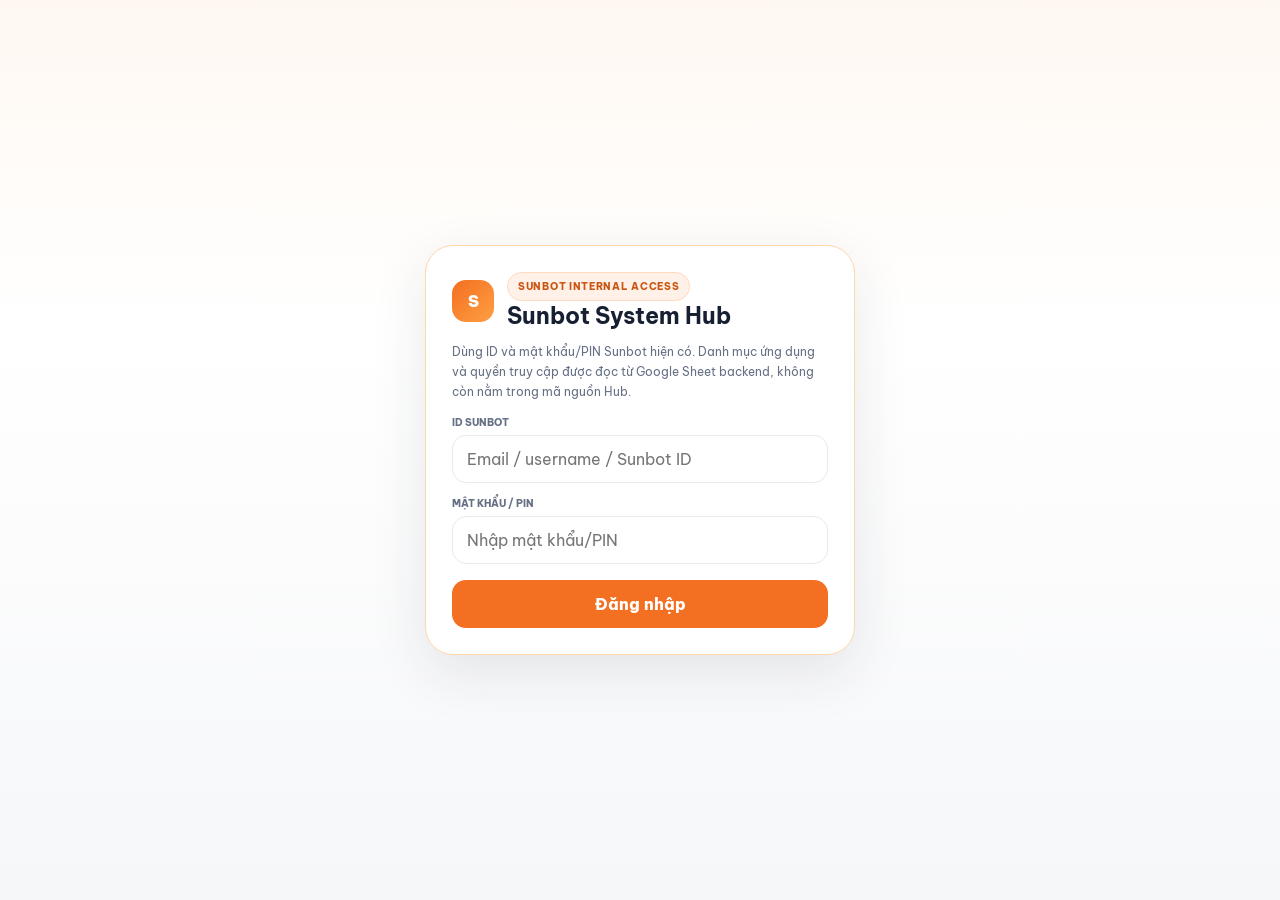
<file: index.html>
<!doctype html>
<html lang="vi">
<head>
<meta charset="utf-8"><meta name="viewport" content="width=device-width,initial-scale=1,viewport-fit=cover"><meta name="theme-color" content="#f36f21">
<title>Sunbot System Hub</title>
<link rel="preconnect" href="https://fonts.googleapis.com"><link rel="preconnect" href="https://fonts.gstatic.com" crossorigin><link href="https://fonts.googleapis.com/css2?family=Be+Vietnam+Pro:wght@400;500;600;700;800&display=swap" rel="stylesheet">
<style>
:root{--o:#f36f21;--o2:#ff9f43;--ink:#172033;--muted:#667085;--line:#e7e9ee;--soft:#f7f8fa;--green:#138a5b;--red:#b42318;--shadow:0 18px 55px rgba(30,38,50,.10)}*{box-sizing:border-box}body{margin:0;font-family:"Be Vietnam Pro",system-ui,sans-serif;background:linear-gradient(180deg,#fff8f2,#fff 330px,#f6f7f9);color:var(--ink);min-height:100vh}button,input{font:inherit}button{cursor:pointer}.hidden{display:none!important}.wrap{width:min(1220px,calc(100% - 32px));margin:auto}.top{display:flex;align-items:center;justify-content:space-between;padding:20px 0}.brand{display:flex;align-items:center;gap:11px;font-weight:800}.mark{width:42px;height:42px;border-radius:14px;background:linear-gradient(135deg,var(--o),var(--o2));display:grid;place-items:center;color:#fff;font-weight:900}.brand small{display:block;color:var(--muted);font-size:10px;margin-top:2px}.user{display:flex;align-items:center;gap:10px}.usertext{text-align:right}.usertext b{display:block;font-size:13px}.usertext span{display:block;color:var(--muted);font-size:10px}.btn{border:1px solid var(--line);background:#fff;border-radius:12px;padding:9px 12px;font-weight:700;font-size:12px}.btn:hover{border-color:#fdba74}.btn:disabled{opacity:.55;cursor:wait}.hero{background:#fff;border:1px solid #fed7aa;border-radius:28px;padding:34px;box-shadow:var(--shadow);position:relative;overflow:hidden}.hero:after{content:"";position:absolute;width:360px;height:360px;border-radius:50%;right:-130px;top:-190px;background:radial-gradient(circle,#ffb57e,transparent 70%);opacity:.35}.eyebrow{display:inline-flex;background:#fff1e8;color:#c95713;border:1px solid #ffd8c0;padding:7px 10px;border-radius:999px;font-size:10px;font-weight:800;letter-spacing:.07em}.hero h1{font-size:clamp(30px,4.5vw,52px);line-height:1.08;margin:18px 0 10px;letter-spacing:-.04em}.hero h1 span{color:var(--o)}.hero p{max-width:790px;color:var(--muted);font-size:14px;line-height:1.7;margin:0}.hero-meta{display:flex;gap:8px;flex-wrap:wrap;margin-top:20px}.pill{background:var(--soft);border:1px solid var(--line);padding:7px 10px;border-radius:999px;font-size:10px;font-weight:700;color:#475467}.pill.ok{background:#ecfdf3;color:#027a48;border-color:#abefc6}.toolbar{display:flex;gap:10px;margin:24px 0 17px;align-items:center}.search{flex:1;background:#fff;border:1px solid var(--line);border-radius:14px;padding:0 14px}.search input{width:100%;height:44px;border:0;outline:0;background:transparent}.section-head{display:flex;justify-content:space-between;align-items:end;margin:24px 0 14px}.section-head h2{margin:0 0 4px;font-size:22px}.section-head p{margin:0;color:var(--muted);font-size:11px}.count{color:var(--muted);font-size:11px}.grid{display:grid;grid-template-columns:repeat(3,1fr);gap:14px}.card{background:#fff;border:1px solid var(--line);border-radius:20px;padding:19px;display:flex;flex-direction:column;min-height:238px;box-shadow:0 6px 22px rgba(23,32,51,.04)}.card:hover{border-color:#fdba74;transform:translateY(-2px);transition:.18s}.card-top{display:flex;justify-content:space-between;gap:10px}.icon{width:43px;height:43px;border-radius:13px;background:#fff3ea;color:var(--o);display:grid;place-items:center;font-size:21px}.status{font-size:9px;padding:5px 7px;border-radius:999px;background:#ecfdf3;color:#027a48;font-weight:800}.card h3{font-size:16px;margin:15px 0 6px}.card p{font-size:11px;color:var(--muted);line-height:1.6;margin:0 0 12px}.chips{display:flex;gap:6px;flex-wrap:wrap;margin-top:auto}.chip{font-size:9px;background:var(--soft);padding:5px 7px;border-radius:7px;color:#667085;font-weight:700}.open{margin-top:14px;border:0;background:var(--ink);color:#fff;border-radius:11px;padding:10px 12px;font-size:11px;font-weight:800}.open:hover{background:var(--o)}.login-shell{min-height:100vh;display:grid;place-items:center;padding:24px}.login{width:min(430px,100%);background:#fff;border:1px solid #fed7aa;border-radius:28px;padding:26px;box-shadow:var(--shadow)}.login-head{display:flex;gap:13px;align-items:center}.login h1{font-size:23px;margin:0}.login p{font-size:12px;color:var(--muted);line-height:1.65}.field{margin-top:14px}.field label{display:block;font-size:10px;font-weight:800;color:#667085;text-transform:uppercase}.field input{width:100%;height:48px;border:1px solid var(--line);border-radius:14px;padding:0 14px;outline:0;margin-top:6px}.field input:focus{border-color:#fb923c}.loginbtn{width:100%;height:48px;border:0;background:var(--o);color:#fff;border-radius:14px;font-weight:800;margin-top:16px}.err,.warn{margin-top:12px;padding:10px 12px;border-radius:12px;font-size:11px;line-height:1.55}.err{background:#fef3f2;color:var(--red)}.warn{background:#fffaeb;color:#b54708;border:1px solid #fedf89}.footnote{text-align:center;color:#98a2b3;font-size:10px;margin:26px 0 36px}@media(max-width:900px){.grid{grid-template-columns:repeat(2,1fr)}}@media(max-width:620px){.wrap{width:min(100% - 22px,1220px)}.top{padding:12px 0}.usertext{display:none}.hero{padding:25px 20px;border-radius:23px}.hero h1{font-size:34px}.toolbar{display:block}.search{margin-bottom:8px}.grid{grid-template-columns:1fr}.card{min-height:210px}}
</style>
</head>
<body>
<div id="loginView" class="login-shell hidden"><div class="login"><div class="login-head"><div class="mark">S</div><div><div class="eyebrow">SUNBOT INTERNAL ACCESS</div><h1>Sunbot System Hub</h1></div></div><p>Dùng ID và mật khẩu/PIN Sunbot hiện có. Danh mục ứng dụng và quyền truy cập được đọc từ Google Sheet backend, không còn nằm trong mã nguồn Hub.</p><div class="field"><label>ID Sunbot</label><input id="loginId" autocomplete="username" placeholder="Email / username / Sunbot ID"></div><div class="field"><label>Mật khẩu / PIN</label><input id="loginPass" type="password" autocomplete="current-password" placeholder="Nhập mật khẩu/PIN"></div><button id="loginBtn" class="loginbtn">Đăng nhập</button><div id="loginErr" class="err hidden"></div></div></div>
<div id="hubView" class="hidden"><header class="wrap top"><div class="brand"><div class="mark">S</div><div>Sunbot System Hub<small>Quyền ứng dụng từ Google Sheet</small></div></div><div class="user"><div class="usertext"><b id="userName">Sunbot User</b><span id="userLine"></span></div><button id="logoutBtn" class="btn">Đăng xuất</button></div></header><main class="wrap"><section class="hero"><span class="eyebrow">● SUNBOT SYSTEM HUB</span><h1>Một tài khoản.<br><span>Đúng ứng dụng được cấp quyền.</span></h1><p>Hub là cổng truy cập. Danh mục ứng dụng được quản trị tại <b>HUB_UNG_DUNG</b>, ma trận cấp/bỏ quyền tại <b>HUB_QUYEN</b> trong <b>SUNBOT_OPS_DATABASE</b>. SUNBOT OPS vẫn mở bằng đường đăng nhập riêng như trước; Hub không truyền phiên đăng nhập sang OPS.</p><div class="hero-meta"><span class="pill ok">✓ Đã đăng nhập Hub</span><span class="pill" id="identityPill"></span><span class="pill" id="accessSourcePill">Quyền: đang tải</span></div></section><div id="configWarn" class="warn hidden"></div><div class="toolbar"><label class="search"><input id="search" type="search" placeholder="Tìm ứng dụng hoặc công cụ..."></label><button class="btn" id="reloadBtn">Tải lại quyền</button><button class="btn" id="showAllBtn">Ứng dụng của tôi</button></div><div class="section-head"><div><h2>Ứng dụng của tôi</h2><p>Mỗi lần mở Hub hoặc bấm “Tải lại quyền”, danh sách được đọc lại từ backend.</p></div><span class="count" id="count"></span></div><section id="grid" class="grid"></section><div class="footnote">Sunbot System Hub · HUB_UNG_DUNG + HUB_QUYEN · 08.08.2026</div></main></div>
<script>
const TRAINING_BACKEND='https://script.google.com/macros/s/AKfycbz6U054D9DYh02IEYU9oD9ssDgdxY2XjZz9gsmmW-TG2SnpqhMm1ZHhZQhA3J12DfWd/exec';
const ACCESS_BACKEND='https://script.google.com/macros/s/AKfycbw32BGSXwFVOpRCknx5hn8-k2m5ZXox26_y2mnZKVWL0JKHCv_Qtly5JiY0FS9e87kU/exec';
const SESSION_KEY='sunbot_access_session_v3';
const OLD_SESSION_KEYS=['sunbot_access_session_v1','sunbot_access_session_v2'];
let session=null,apps=[],accessIdentity=null,accessError='',loadingAccess=false;
const $=id=>document.getElementById(id),norm=v=>String(v||'').trim();
function postText(url,payload){return fetch(url,{method:'POST',headers:{'Content-Type':'text/plain;charset=utf-8'},body:JSON.stringify(payload)}).then(async r=>{const t=await r.text();try{return JSON.parse(t)}catch(e){throw new Error(t||'Backend không trả JSON')}})}
function localIdentity(){const s=session||{},u=s.user||{},p=s.profile||{};const uid=norm(p.TeacherID||p.teacher_id||u.TeacherID||u.teacher_id||u.UserID||u.user_id||u.Username||u.username||u.Email||u.email).toUpperCase();const name=norm(p.FullName||p.display_name||u.FullName||u.display_name||u.ho_ten||u.Username||u.username||uid);const role=norm(u.PermissionGroupID||u.permissionGroupId||u.role_id||u.Role||u.role);return{uid,name,role}}
function identity(){if(accessIdentity&&accessIdentity.uid)return{uid:accessIdentity.uid,name:accessIdentity.name||accessIdentity.uid,role:(accessIdentity.roles||[]).join(' · ')};return localIdentity()}
async function loadHubAccess(){if(!session?.token){apps=[];accessIdentity=null;accessError='';return}loadingAccess=true;accessError='';apps=[];renderCards();try{const r=await postText(ACCESS_BACKEND,{action:'hubPermissions',token:session.token});if(!r||!r.ok)throw new Error(r?.message||'Không tải được quyền ứng dụng.');apps=Array.isArray(r.apps)?r.apps:[];accessIdentity=r.identity||null}catch(err){apps=[];accessIdentity=null;accessError=err?.message||String(err)}finally{loadingAccess=false;renderUser();renderCards()}}
async function login(){const username=norm($('loginId').value),password=norm($('loginPass').value);if(!username||!password)return showErr('Cần nhập đủ ID và mật khẩu/PIN.');$('loginBtn').disabled=true;$('loginBtn').textContent='Đang đăng nhập...';$('loginErr').classList.add('hidden');try{const r=await postText(TRAINING_BACKEND,{action:'login',username,password,source:'system_hub'});if(!r.success)throw new Error(r.message||'Sai ID hoặc mật khẩu.');let sync={};try{sync=await postText(TRAINING_BACKEND,{action:'sync_teacher_portal',token:r.token,source:'system_hub'});}catch(e){}session={token:r.token,user:r.user||{},permissions:r.permissions||{},profile:sync.teacherProfile||{},expiresAt:Date.now()+12*60*60*1000};localStorage.setItem(SESSION_KEY,JSON.stringify(session));OLD_SESSION_KEYS.forEach(k=>localStorage.removeItem(k));localStorage.setItem('sbtp_token',r.token||'');localStorage.setItem('sbtp_user',JSON.stringify(r.user||{}));localStorage.setItem('sbtp_permissions',JSON.stringify(r.permissions||{}));render();await loadHubAccess()}catch(err){showErr(err.message||String(err))}finally{$('loginBtn').disabled=false;$('loginBtn').textContent='Đăng nhập'}}
function showErr(m){$('loginErr').textContent=m;$('loginErr').classList.remove('hidden')}
function logout(){[SESSION_KEY,...OLD_SESSION_KEYS,'sbtp_token','sbtp_user','sbtp_permissions'].forEach(k=>localStorage.removeItem(k));session=null;apps=[];accessIdentity=null;accessError='';render()}
function openApp(a){if(!a||!a.u)return;const target=a.newTab===false?'_self':'_blank';if(target==='_self'){location.href=a.u;return}window.open(a.u,'_blank','noopener')}
function renderUser(){if(!session?.token)return;const x=identity();$('userName').textContent=x.name||'Sunbot User';$('userLine').textContent=[x.uid,x.role].filter(Boolean).join(' · ');$('identityPill').textContent=x.uid||'Sunbot ID'}
function renderCards(){if(!$('grid'))return;const q=norm($('search').value).toLowerCase();const list=apps.filter(a=>[a.n,a.d,a.c,...(a.tags||[])].join(' ').toLowerCase().includes(q));$('count').textContent=loadingAccess?'Đang tải...':list.length+' ứng dụng';$('accessSourcePill').textContent=loadingAccess?'Quyền: đang tải':'Quyền: Google Sheet';const warn=$('configWarn');if(accessError){warn.textContent='Không tải được ma trận quyền: '+accessError+' Hub đã khóa danh sách ứng dụng để tránh cấp quyền sai. Hãy bấm “Tải lại quyền”.';warn.classList.remove('hidden')}else{warn.classList.add('hidden')}if(loadingAccess){$('grid').innerHTML='<article class="card"><h3>Đang tải quyền ứng dụng...</h3><p>Hub đang xác minh phiên và đọc ma trận quyền mới nhất từ Google Sheet.</p></article>';return}$('grid').innerHTML=list.length?list.map(a=>`<article class="card"><div class="card-top"><span class="icon">${a.i||'◈'}</span><span class="status">ĐƯỢC PHÉP</span></div><h3>${a.n||a.id}</h3><p>${a.d||''}</p><div class="chips">${(a.tags||[]).map(t=>`<span class="chip">${t}</span>`).join('')}${a.c?`<span class="chip">${a.c}</span>`:''}</div><button class="open" data-app="${a.id}">Mở ứng dụng ↗</button></article>`).join(''):'<article class="card"><h3>Chưa có ứng dụng được cấp quyền</h3><p>Nếu đây không phải chủ đích, quản trị chỉ cần thêm/sửa một dòng tại HUB_QUYEN rồi bấm “Tải lại quyền”. Không cần sửa code Hub.</p></article>';document.querySelectorAll('[data-app]').forEach(b=>b.onclick=()=>openApp(apps.find(a=>a.id===b.dataset.app)))}
function render(){const ok=!!(session&&session.token&&(!session.expiresAt||session.expiresAt>Date.now()));if(!ok&&session){logout();return}$('loginView').classList.toggle('hidden',ok);$('hubView').classList.toggle('hidden',!ok);if(!ok)return;renderUser();renderCards()}
async function bootstrap(){try{session=JSON.parse(localStorage.getItem(SESSION_KEY)||'null')}catch(e){}OLD_SESSION_KEYS.forEach(k=>localStorage.removeItem(k));render();if(session?.token)await loadHubAccess()}
$('loginBtn').onclick=login;$('loginPass').addEventListener('keydown',e=>{if(e.key==='Enter')login()});$('loginId').addEventListener('keydown',e=>{if(e.key==='Enter')login()});$('logoutBtn').onclick=logout;$('search').addEventListener('input',renderCards);$('showAllBtn').onclick=()=>{$('search').value='';renderCards()};$('reloadBtn').onclick=async()=>{const b=$('reloadBtn');b.disabled=true;b.textContent='Đang tải...';await loadHubAccess();b.disabled=false;b.textContent='Tải lại quyền'};bootstrap();
</script>
</body></html>
</file>
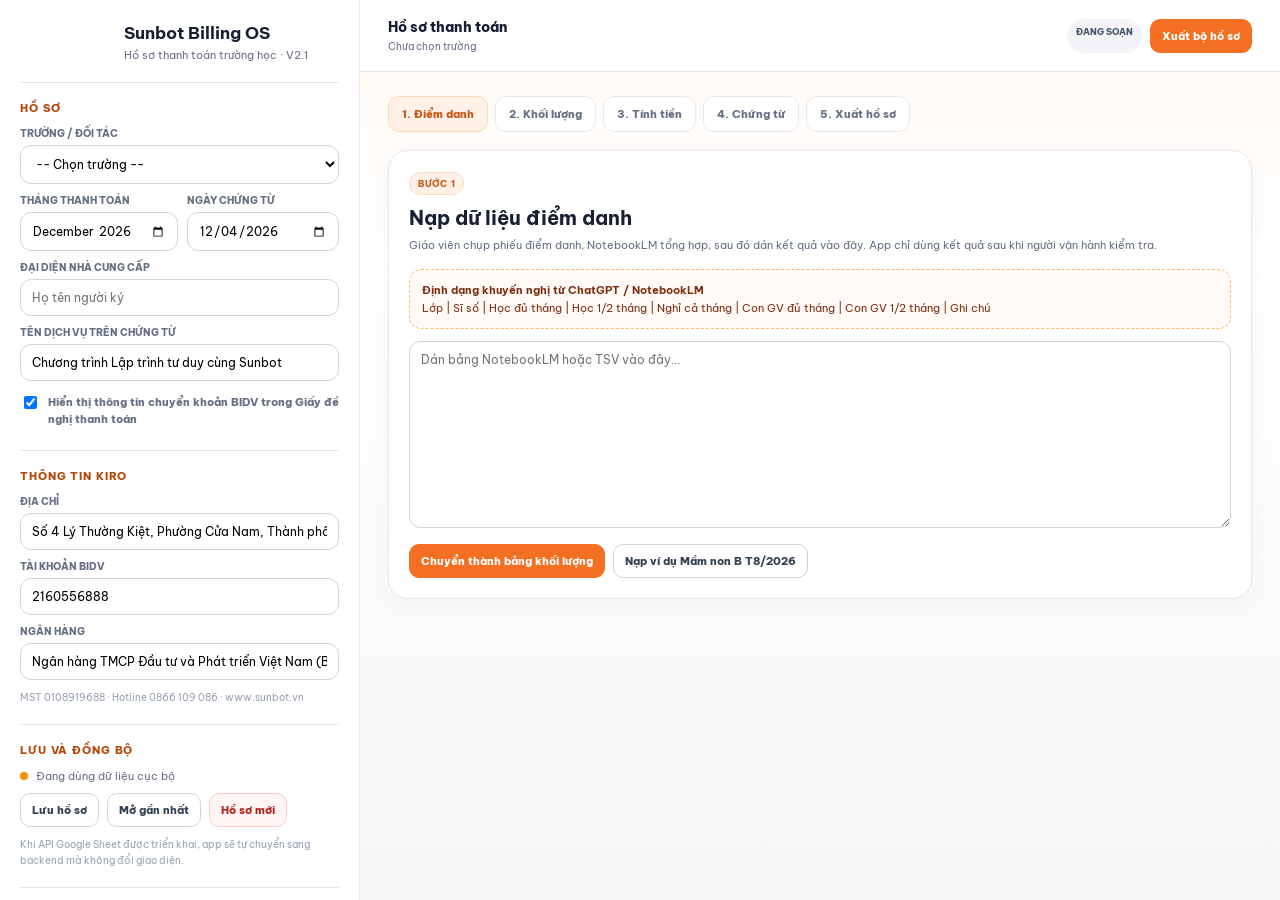
<file: billing/index.html>
<!doctype html>
<html lang="vi">
<head>
<meta charset="utf-8">
<meta name="viewport" content="width=device-width,initial-scale=1,viewport-fit=cover">
<meta name="theme-color" content="#F36F21">
<title>Sunbot Billing OS</title>
<link rel="preconnect" href="https://fonts.googleapis.com">
<link rel="preconnect" href="https://fonts.gstatic.com" crossorigin>
<link href="https://fonts.googleapis.com/css2?family=Be+Vietnam+Pro:wght@400;500;600;700;800&display=swap" rel="stylesheet">
<link rel="stylesheet" href="./styles.css?v=2.1.0">
</head>
<body>
<div class="app">
<aside class="sidebar no-print">
  <div class="brand">
    <div class="brand-mark">S</div>
    <div><h1>Sunbot Billing OS</h1><p>Hồ sơ thanh toán trường học · V2.1</p></div>
  </div>

  <section class="side-section">
    <div class="section-title">Hồ sơ</div>
    <label>Trường / đối tác</label>
    <select id="schoolSelect"></select>
    <div class="grid2">
      <div><label>Tháng thanh toán</label><input id="billMonth" type="month"></div>
      <div><label>Ngày chứng từ</label><input id="docDate" type="date"></div>
    </div>
    <label>Đại diện nhà cung cấp</label>
    <input id="repName" placeholder="Họ tên người ký">
    <label>Tên dịch vụ trên chứng từ</label>
    <input id="serviceName" value="Chương trình Lập trình tư duy cùng Sunbot">
    <label class="check"><input id="showBank" type="checkbox" checked><span>Hiển thị thông tin chuyển khoản BIDV trong Giấy đề nghị thanh toán</span></label>
  </section>

  <section class="side-section">
    <div class="section-title">Thông tin Kiro</div>
    <label>Địa chỉ</label>
    <input id="companyAddress" value="Số 4 Lý Thường Kiệt, Phường Cửa Nam, Thành phố Hà Nội, Việt Nam">
    <label>Tài khoản BIDV</label>
    <input id="bankAccount" value="2160556888">
    <label>Ngân hàng</label>
    <input id="bankName" value="Ngân hàng TMCP Đầu tư và Phát triển Việt Nam (BIDV) - CN Đống Đa">
    <div class="small-note">MST 0108919688 · Hotline 0866 109 086 · www.sunbot.vn</div>
  </section>

  <section class="side-section">
    <div class="section-title">Lưu và đồng bộ</div>
    <div class="backend-line"><span id="backendDot" class="dot local"></span><span id="backendText">Đang dùng dữ liệu cục bộ</span></div>
    <div class="button-row">
      <button class="btn" id="saveBtn">Lưu hồ sơ</button>
      <button class="btn" id="loadBtn">Mở gần nhất</button>
      <button class="btn danger" id="resetBtn">Hồ sơ mới</button>
    </div>
    <div class="small-note" id="saveHint">Khi API Google Sheet được triển khai, app sẽ tự chuyển sang backend mà không đổi giao diện.</div>
  </section>
</aside>

<main class="main">
  <header class="topbar no-print">
    <div><div class="case-title" id="caseTitle">Hồ sơ thanh toán</div><div class="case-sub" id="caseSub">Chưa chọn trường</div></div>
    <div class="button-row"><span class="status" id="caseStatus">ĐANG SOẠN</span><button class="btn primary" id="printAllBtn">Xuất bộ hồ sơ</button></div>
  </header>

  <div class="workspace">
    <nav class="steps no-print">
      <button class="step active" data-step="1">1. Điểm danh</button>
      <button class="step" data-step="2">2. Khối lượng</button>
      <button class="step" data-step="3">3. Tính tiền</button>
      <button class="step" data-step="4">4. Chứng từ</button>
      <button class="step" data-step="5">5. Xuất hồ sơ</button>
    </nav>

    <section class="panel active" id="panel1">
      <div class="card">
        <div class="eyebrow">BƯỚC 1</div>
        <h2>Nạp dữ liệu điểm danh</h2>
        <p class="lead">Giáo viên chụp phiếu điểm danh, NotebookLM tổng hợp, sau đó dán kết quả vào đây. App chỉ dùng kết quả sau khi người vận hành kiểm tra.</p>
        <div class="prompt-box"><b>Định dạng khuyến nghị từ NotebookLM</b><br>Lớp | Sĩ số | Học đủ tháng | Học 1/2 tháng | Nghỉ cả tháng | Con giáo viên học 1/2 tháng | Ghi chú</div>
        <textarea id="rawInput" rows="11" placeholder="Dán bảng NotebookLM hoặc TSV vào đây..."></textarea>
        <div class="button-row top-gap"><button class="btn primary" id="parseBtn">Chuyển thành bảng khối lượng</button><button class="btn" id="demoBtn">Nạp ví dụ Mầm non B T7/2026</button></div>
      </div>
    </section>

    <section class="panel" id="panel2">
      <div class="card">
        <div class="eyebrow">BƯỚC 2</div>
        <h2>Bảng xác định khối lượng - số lượng</h2>
        <p class="lead">Mỗi lớp phải cân: sĩ số = học đủ tháng + học 1/2 tháng + nghỉ cả tháng. Con giáo viên là nhóm con của số trẻ học 1/2 tháng, không được cộng thêm vào sĩ số.</p>
        <div class="table-wrap"><table class="data-table"><thead><tr><th>Lớp</th><th>Sĩ số</th><th>Đủ tháng</th><th>1/2 tháng</th><th>Nghỉ</th><th>Con GV 1/2</th><th>Ghi chú</th><th></th></tr></thead><tbody id="quantityBody"></tbody></table></div>
        <div class="button-row top-gap"><button class="btn" id="addClassBtn">Thêm lớp</button><button class="btn primary" id="validateBtn">Kiểm tra logic</button></div>
        <div id="validationBox" class="validation neutral">Chưa kiểm tra dữ liệu.</div>
      </div>
    </section>

    <section class="panel" id="panel3">
      <div class="card">
        <div class="eyebrow">BƯỚC 3</div>
        <h2>Chính sách tính tiền</h2>
        <p class="lead">Ba quy tắc chuẩn được lấy theo trường. Có thể thêm ngoại lệ lặp lại hoặc điều chỉnh một lần mà không phá cấu trúc tính toán.</p>
        <div class="table-wrap"><table class="data-table"><thead><tr><th>Quy tắc</th><th>Nguồn số lượng</th><th>Học phí</th><th>Dịch vụ bổ sung</th><th></th></tr></thead><tbody id="policyBody"></tbody></table></div>
        <button class="btn top-gap" id="addRuleBtn">Thêm quy tắc ngoại lệ</button>
      </div>
      <div class="card">
        <h2>Điều chỉnh một lần trong kỳ</h2>
        <p class="lead">Dùng cho thưởng, hỗ trợ, bù kỳ trước hoặc giảm trừ đặc biệt. Khoản này chỉ thuộc hồ sơ hiện tại.</p>
        <div class="table-wrap"><table class="data-table"><thead><tr><th>Loại</th><th>Nội dung</th><th>Số tiền</th><th>Tham gia cơ sở tính chi trường</th><th></th></tr></thead><tbody id="adjustBody"></tbody></table></div>
        <button class="btn top-gap" id="addAdjustBtn">Thêm điều chỉnh</button>
      </div>
      <div class="card">
        <h2>Cơ chế chi cho trường</h2>
        <div class="grid3"><div><label>Cơ sở tính</label><select id="commissionMode"><option value="net_tuition">% trên học phí sau điều chỉnh</option><option value="final">% trên tổng thực thu</option><option value="fixed">Số tiền cố định</option></select></div><div><label>Tỷ lệ (%)</label><input id="commissionPct" type="number" value="20" min="0" max="100"></div><div><label>Số tiền cố định</label><input id="commissionFixed" type="number" value="0" min="0"></div></div>
        <div class="kpis top-gap"><div class="kpi"><span>Học phí</span><strong id="sumTuition">0</strong></div><div class="kpi"><span>Dịch vụ bổ sung</span><strong id="sumService">0</strong></div><div class="kpi"><span>Điều chỉnh</span><strong id="sumAdjust">0</strong></div><div class="kpi accent"><span>Đề nghị thanh toán</span><strong id="sumFinal">0</strong></div><div class="kpi"><span>Phiếu chi</span><strong id="sumCommission">0</strong></div></div>
      </div>
    </section>

    <section class="panel" id="panel4">
      <div class="preview-layout"><aside class="doc-list no-print"><button class="doc-btn active" data-doc="quantity">01. Bảng khối lượng</button><button class="doc-btn" data-doc="request">02. Đề nghị thanh toán</button><button class="doc-btn" data-doc="receipt">03. Phiếu thu</button><button class="doc-btn" data-doc="payment">04. Phiếu chi</button></aside><div class="preview" id="docPreview"></div></div>
    </section>

    <section class="panel" id="panel5">
      <div class="card">
        <div class="eyebrow">BƯỚC 5</div><h2>Xuất bộ hồ sơ</h2>
        <p class="lead">Tên file mặc định gồm mã trường, kỳ thanh toán, thời điểm xuất và số phiên bản để tránh ghi đè.</p>
        <div class="filename" id="fileNamePreview"></div>
        <div class="button-row top-gap"><button class="btn primary" id="printBundleBtn">In / lưu PDF toàn bộ 4 chứng từ</button><button class="btn" id="printCurrentBtn">In chứng từ đang xem</button></div>
      </div>
    </section>
  </div>
</main>
</div>
<script src="./config.js?v=2.1.0"></script>
<script src="./fallback-data.js?v=2.1.0"></script>
<script src="./app.js?v=2.1.0"></script>
</body>
</html>
</file>
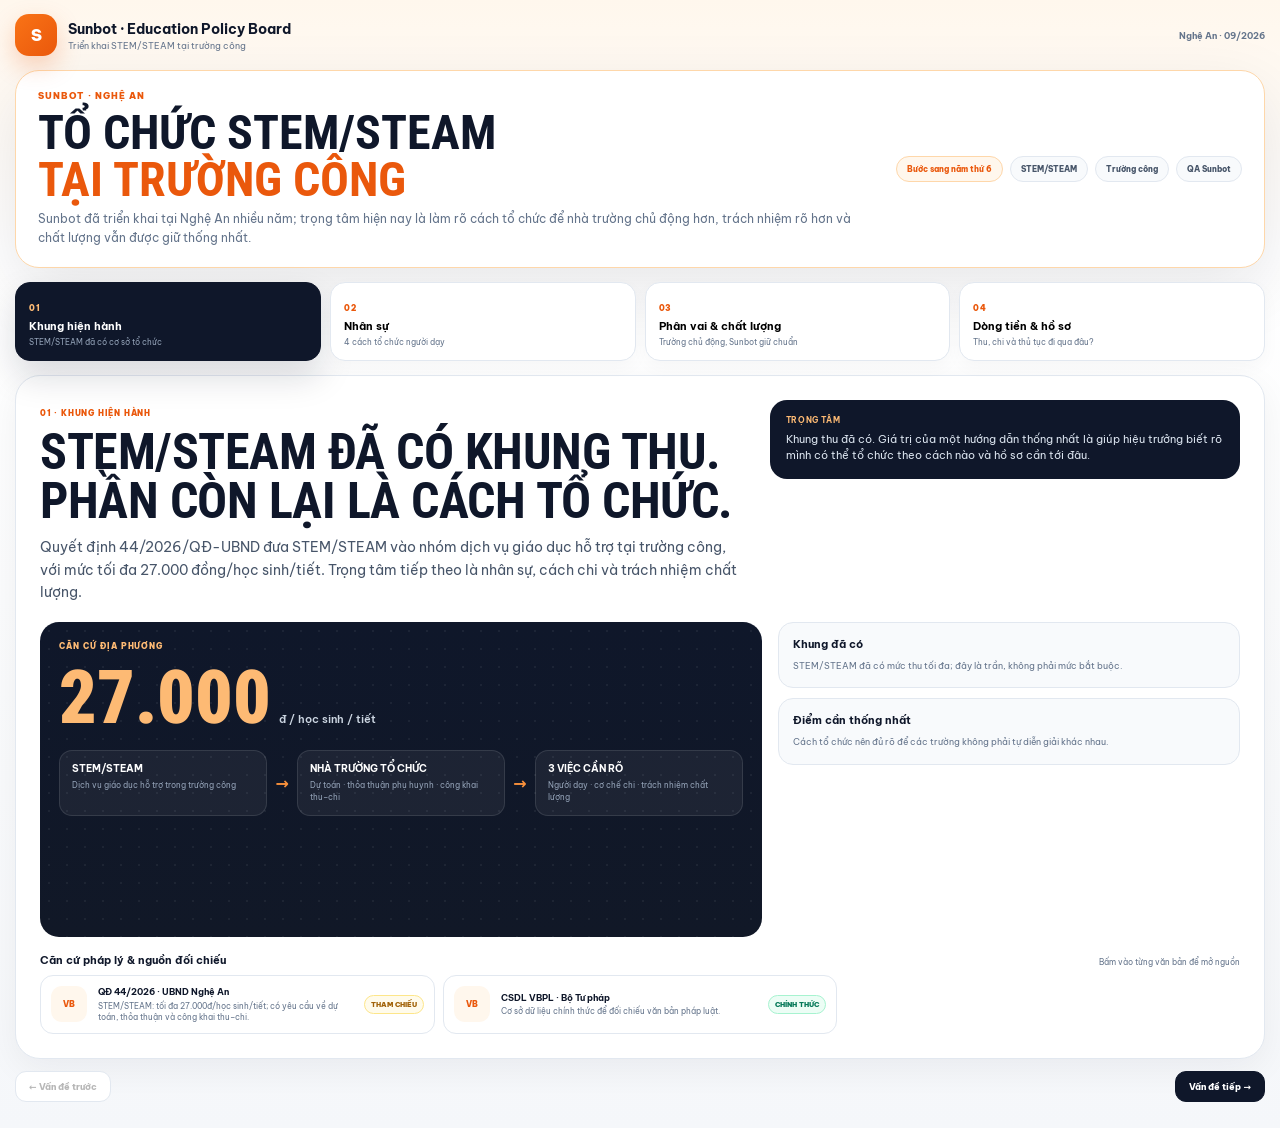
<file: dialogue/index.html>
<!doctype html>
<html lang="vi">
<head>
<meta charset="utf-8">
<meta name="viewport" content="width=device-width,initial-scale=1,viewport-fit=cover">
<meta name="theme-color" content="#ea580c">
<title>Sunbot · Education Policy Board</title>
<link rel="preconnect" href="https://fonts.googleapis.com"><link rel="preconnect" href="https://fonts.gstatic.com" crossorigin>
<link href="https://fonts.googleapis.com/css2?family=Be+Vietnam+Pro:wght@400;500;600;700;800&family=Roboto+Condensed:wght@700;800;900&display=swap" rel="stylesheet">
<style>
:root{--o:#ea580c;--o2:#f97316;--ink:#0f172a;--slate:#475569;--muted:#64748b;--line:#e2e8f0;--soft:#f8fafc;--warm:#fff7ed;--green:#047857;--amber:#a16207;--shadow:0 22px 65px rgba(15,23,42,.10)}
*{box-sizing:border-box}html{scroll-behavior:smooth}body{margin:0;font-family:"Be Vietnam Pro",system-ui,sans-serif;background:linear-gradient(180deg,#fff7ed 0,#fff 250px,#f5f7fa 100%);color:var(--ink);-webkit-font-smoothing:antialiased}button,a{font:inherit}.shell{width:min(1480px,calc(100% - 30px));margin:auto}.top{height:70px;display:flex;align-items:center;justify-content:space-between;gap:16px}.brand{display:flex;align-items:center;gap:11px}.mark{width:42px;height:42px;border-radius:14px;background:linear-gradient(135deg,var(--o2),var(--o));display:grid;place-items:center;color:#fff;font-weight:900;box-shadow:0 10px 24px rgba(234,88,12,.25)}.brand b{display:block;font-size:14px}.brand small{display:block;font-size:9px;color:var(--muted);margin-top:2px}.mini{font-size:9px;color:var(--muted);font-weight:700}.hero{background:#fff;border:1px solid #fed7aa;border-radius:24px;padding:19px 22px;box-shadow:var(--shadow);display:grid;grid-template-columns:1fr auto;gap:20px;align-items:center}.eyebrow{font-size:9px;font-weight:900;letter-spacing:.12em;text-transform:uppercase;color:var(--o)}.hero h1,.title{font-family:"Roboto Condensed",sans-serif;text-transform:uppercase}.hero h1{font-size:clamp(31px,4vw,48px);line-height:.98;margin:8px 0 7px}.hero h1 span{color:var(--o)}.hero p{margin:0;max-width:880px;font-size:11.5px;line-height:1.65;color:var(--muted)}.hero-right{display:flex;gap:7px;flex-wrap:wrap;justify-content:flex-end}.pill{border:1px solid var(--line);background:var(--soft);border-radius:999px;padding:7px 10px;font-size:8px;font-weight:800;color:var(--slate)}.pill.orange{background:var(--warm);border-color:#fed7aa;color:var(--o)}
.stepbar{display:grid;grid-template-columns:repeat(4,1fr);gap:9px;margin:14px 0}.step{border:1px solid var(--line);background:#fff;border-radius:15px;padding:12px 13px;text-align:left;cursor:pointer;min-height:72px;transition:.18s;box-shadow:0 6px 18px rgba(15,23,42,.03)}.step:hover{border-color:#fdba74;transform:translateY(-1px)}.step.active{background:var(--ink);border-color:var(--ink);color:#fff;box-shadow:0 16px 34px rgba(15,23,42,.15)}.step .n{font-size:8px;font-weight:900;color:var(--o);letter-spacing:.1em}.step.active .n{color:#fdba74}.step b{display:block;font-size:11px;line-height:1.35;margin-top:4px}.step small{display:block;font-size:8.3px;line-height:1.35;color:var(--muted);margin-top:3px}.step.active small{color:#94a3b8}
.board{background:#fff;border:1px solid var(--line);border-radius:25px;box-shadow:0 10px 34px rgba(15,23,42,.055);padding:24px;min-height:600px}.board-head{display:grid;grid-template-columns:1.2fr .8fr;gap:24px;align-items:start}.kicker{display:inline-flex;align-items:center;gap:7px;font-size:8px;text-transform:uppercase;letter-spacing:.1em;font-weight:900;color:var(--o)}.title{font-size:clamp(34px,4vw,50px);line-height:.98;margin:8px 0 10px;letter-spacing:-.01em}.lead{font-size:14px;line-height:1.62;color:var(--slate);margin:0}.focus{background:var(--ink);border-radius:17px;padding:15px 16px;color:#fff}.focus b{display:block;font-size:8px;text-transform:uppercase;letter-spacing:.08em;color:#fdba74;margin-bottom:6px}.focus p{font-size:10.5px;line-height:1.55;color:#dbe4ef;margin:0}.layout{display:grid;grid-template-columns:1.22fr .78fr;gap:16px;margin-top:18px}.visual{background:linear-gradient(180deg,#0f172a,#111827);border-radius:19px;padding:19px;color:#fff;position:relative;overflow:hidden;min-height:315px}.visual:before{content:"";position:absolute;inset:0;background-image:radial-gradient(rgba(255,255,255,.055) 1px,transparent 1px);background-size:18px 18px}.visual>*{position:relative}.visual-label{font-size:8px;font-weight:900;letter-spacing:.12em;text-transform:uppercase;color:#fdba74}.big-number{font-family:"Roboto Condensed";font-size:74px;line-height:.9;color:#fdba74;font-weight:900;margin-top:14px}.big-number small{font-family:"Be Vietnam Pro";font-size:11px;color:#cbd5e1;font-weight:600;margin-left:8px}.flow{display:flex;gap:8px;align-items:stretch;margin-top:18px}.flow-card{flex:1;border:1px solid rgba(255,255,255,.11);background:rgba(255,255,255,.055);border-radius:13px;padding:12px;min-width:0}.flow-card strong{font-size:9.5px;line-height:1.3;display:block}.flow-card span{display:block;margin-top:5px;font-size:8px;line-height:1.45;color:#94a3b8}.arr{align-self:center;color:#fb923c;font-weight:900}.option-grid{display:grid;grid-template-columns:1fr 1fr;gap:9px;margin-top:14px}.option{border:1px solid rgba(255,255,255,.12);border-radius:13px;padding:12px;background:rgba(255,255,255,.05)}.option.reco{border-color:#fb923c;background:rgba(234,88,12,.14);box-shadow:inset 0 0 0 1px rgba(251,146,60,.18)}.option .tag{font-size:7px;text-transform:uppercase;letter-spacing:.09em;font-weight:900;color:#fdba74}.option b{display:block;font-size:10px;margin:5px 0}.option p{font-size:8px;line-height:1.45;color:#cbd5e1;margin:0}.side{display:grid;gap:10px;align-content:start}.box{border:1px solid var(--line);border-radius:15px;padding:14px;background:var(--soft)}.box.orange{background:var(--warm);border-color:#fed7aa}.box h3{font-size:10.5px;margin:0 0 8px}.box p{font-size:9.2px;line-height:1.55;color:var(--muted);margin:0}.benefits{margin-top:15px;border:1px solid #fed7aa;border-radius:18px;background:linear-gradient(180deg,#fffaf6,#fff);padding:15px}.benefits-head{display:flex;align-items:end;justify-content:space-between;gap:14px;margin-bottom:10px}.benefits-head h3{font-size:12px;margin:0}.benefits-head span{font-size:8px;color:var(--muted)}.benefit-grid{display:grid;grid-template-columns:repeat(5,1fr);gap:8px}.benefit{border:1px solid var(--line);border-radius:13px;background:#fff;padding:11px;min-height:96px}.benefit .ico{width:28px;height:28px;border-radius:9px;background:var(--warm);display:grid;place-items:center;color:var(--o);font-size:12px;font-weight:900;margin-bottom:8px}.benefit b{display:block;font-size:9px;line-height:1.35}.benefit p{font-size:7.8px;line-height:1.42;color:var(--muted);margin:4px 0 0}.logic-strip{display:grid;grid-template-columns:1fr auto 1fr auto 1fr;gap:8px;align-items:stretch;margin-top:12px}.logic-card{border-radius:14px;padding:12px;background:#fff;border:1px solid var(--line)}.logic-card.orange{background:var(--warm);border-color:#fdba74}.logic-card b{font-size:9px;display:block}.logic-card span{font-size:7.8px;color:var(--muted);line-height:1.4;display:block;margin-top:4px}.logic-arr{display:grid;place-items:center;color:var(--o);font-weight:900}
.laws{margin-top:16px}.laws-head{display:flex;justify-content:space-between;align-items:end;gap:12px;margin-bottom:8px}.laws-head h3{font-size:11px;margin:0}.laws-head span{font-size:8px;color:var(--muted)}.law-grid{display:grid;grid-template-columns:repeat(3,1fr);gap:8px}.law{display:grid;grid-template-columns:38px 1fr auto;gap:9px;align-items:center;text-decoration:none;color:inherit;border:1px solid var(--line);border-radius:13px;padding:10px;background:#fff;transition:.16s}.law:hover{border-color:#fb923c;background:#fffaf6;transform:translateY(-1px)}.law-icon{width:36px;height:36px;border-radius:11px;background:var(--warm);color:var(--o);display:grid;place-items:center;font-size:8px;font-weight:900}.law b{display:block;font-size:8.8px;line-height:1.35}.law p{font-size:7.8px;line-height:1.4;color:var(--muted);margin:3px 0 0}.src{font-size:6.8px;font-weight:900;border-radius:999px;padding:4px 6px;white-space:nowrap;color:var(--green);background:#ecfdf5;border:1px solid #a7f3d0}.src.ref{color:var(--amber);background:#fffbeb;border-color:#fde68a}.nav{display:flex;justify-content:space-between;align-items:center;margin:12px 0 26px}.nav button{border:1px solid var(--line);background:#fff;border-radius:11px;padding:9px 13px;font-size:9px;font-weight:800;cursor:pointer}.nav button.primary{background:var(--ink);color:#fff;border-color:var(--ink)}
@media(max-width:1080px){.board-head,.layout{grid-template-columns:1fr}.law-grid{grid-template-columns:1fr 1fr}.benefit-grid{grid-template-columns:repeat(3,1fr)}.hero{grid-template-columns:1fr}.hero-right{justify-content:flex-start}}
@media(max-width:720px){.shell{width:min(100% - 18px,1480px)}.top{height:auto;padding:10px 0}.stepbar{grid-template-columns:1fr 1fr}.board{padding:16px}.title{font-size:34px}.flow{flex-wrap:wrap}.flow-card{flex:1 1 45%}.arr{display:none}.option-grid,.law-grid,.benefit-grid{grid-template-columns:1fr}.logic-strip{grid-template-columns:1fr}.logic-arr{transform:rotate(90deg)}}
</style>
</head>
<body>
<div class="shell">
<header class="top"><div class="brand"><div class="mark">S</div><div><b>Sunbot · Education Policy Board</b><small>Triển khai STEM/STEAM tại trường công</small></div></div><div class="mini">Nghệ An · 09/2026</div></header>
<section class="hero"><div><div class="eyebrow">SUNBOT · NGHỆ AN</div><h1>TỔ CHỨC STEM/STEAM<br><span>TẠI TRƯỜNG CÔNG</span></h1><p>Sunbot đã triển khai tại Nghệ An nhiều năm; trọng tâm hiện nay là làm rõ cách tổ chức để nhà trường chủ động hơn, trách nhiệm rõ hơn và chất lượng vẫn được giữ thống nhất.</p></div><div class="hero-right"><span class="pill orange">Bước sang năm thứ 6</span><span class="pill">STEM/STEAM</span><span class="pill">Trường công</span><span class="pill">QA Sunbot</span></div></section>
<nav class="stepbar" id="steps"></nav>
<main class="board" id="board"></main>
<div class="nav"><button id="prev">← Vấn đề trước</button><span></span><button id="next" class="primary">Vấn đề tiếp →</button></div>
</div>
<script>
const items=[
{
 short:'Khung hiện hành',sub:'STEM/STEAM đã có cơ sở tổ chức',
 kicker:'01 · KHUNG HIỆN HÀNH',title:'STEM/STEAM ĐÃ CÓ KHUNG THU. PHẦN CÒN LẠI LÀ CÁCH TỔ CHỨC.',
 lead:'Quyết định 44/2026/QĐ-UBND đưa STEM/STEAM vào nhóm dịch vụ giáo dục hỗ trợ tại trường công, với mức tối đa 27.000 đồng/học sinh/tiết. Trọng tâm tiếp theo là nhân sự, cách chi và trách nhiệm chất lượng.',
 focus:'Khung thu đã có. Giá trị của một hướng dẫn thống nhất là giúp hiệu trưởng biết rõ mình có thể tổ chức theo cách nào và hồ sơ cần tới đâu.',
 visual:`<div class="visual-label">CĂN CỨ ĐỊA PHƯƠNG</div><div class="big-number">27.000<small>đ / học sinh / tiết</small></div><div class="flow"><div class="flow-card"><strong>STEM/STEAM</strong><span>Dịch vụ giáo dục hỗ trợ trong trường công</span></div><div class="arr">→</div><div class="flow-card"><strong>NHÀ TRƯỜNG TỔ CHỨC</strong><span>Dự toán · thỏa thuận phụ huynh · công khai thu–chi</span></div><div class="arr">→</div><div class="flow-card"><strong>3 VIỆC CẦN RÕ</strong><span>Người dạy · cơ chế chi · trách nhiệm chất lượng</span></div></div>`,
 side:[['Khung đã có','STEM/STEAM đã có mức thu tối đa; đây là trần, không phải mức bắt buộc.'],['Điểm cần thống nhất','Cách tổ chức nên đủ rõ để các trường không phải tự diễn giải khác nhau.']],
 laws:[
 ['QĐ 44/2026','UBND Nghệ An','STEM/STEAM: tối đa 27.000đ/học sinh/tiết; có yêu cầu về dự toán, thỏa thuận và công khai thu–chi.','https://thuvienphapluat.vn/van-ban/Tai-chinh-nha-nuoc/Quyet-dinh-44-2026-QD-UBND-khoan-thu-dich-vu-tuyen-sinh-trong-co-so-giao-duc-cong-lap-Nghe-An-714433.aspx','THAM CHIẾU'],
 ['CSDL VBPL','Bộ Tư pháp','Cơ sở dữ liệu chính thức để đối chiếu văn bản pháp luật.','https://vbpl.vn/','CHÍNH THỨC']]
},
{
 short:'Nhân sự',sub:'4 cách tổ chức người dạy',
 kicker:'02 · NHÂN SỰ',title:'CÓ 4 CÁCH TỔ CHỨC NGƯỜI DẠY.',
 lead:'Bài toán nhân sự không chỉ là “ai dạy”, mà là trường có thể chủ động tới đâu và Sunbot cần giữ phần nào để chất lượng không bị phân tán.',
 focus:'Phương án phù hợp nhất cho giai đoạn tiếp theo: nhà trường chủ động nhân sự tại chỗ; Sunbot phụ trách đào tạo, đánh giá năng lực, hỗ trợ chuyên môn và QA.',
 visual:`<div class="visual-label">4 NGUỒN NHÂN SỰ</div><div class="option-grid"><div class="option"><div class="tag">A</div><b>Giáo viên hiện có của trường</b><p>Gần trẻ, hiểu trường, thuận lợi khi có đủ quỹ thời gian và được đào tạo.</p></div><div class="option reco"><div class="tag">B · ƯU TIÊN</div><b>Nhân sự địa phương + trường chủ động bố trí</b><p>Nguồn người tại chỗ; Sunbot chuẩn hóa năng lực trước khi đứng lớp.</p></div><div class="option"><div class="tag">C</div><b>Thỉnh giảng / chuyên gia phù hợp</b><p>Bổ sung theo nhu cầu, cần đối chiếu đúng điều kiện và quy định chuyên ngành.</p></div><div class="option"><div class="tag">D</div><b>Sunbot trực tiếp tuyển & điều phối</b><p>Dễ kiểm soát tập trung nhưng tạo phụ thuộc vào đội nhân sự của doanh nghiệp.</p></div></div>`,
 side:[['Vai trò của nhà trường','Chọn và bố trí nguồn người phù hợp với lịch, lớp và điều kiện của trường.'],['Vai trò của Sunbot','Đào tạo · đánh giá trước khi đứng lớp · lesson support · mentoring · QA.']],
 benefits:[
 ['◎','Chủ động lịch học','Không phải chờ lịch của một đội giáo viên doanh nghiệp.'],
 ['⌂','Nguồn lực tại chỗ','Tận dụng người hiểu địa bàn, trường và phụ huynh.'],
 ['↺','Ổn định hơn','Giảm rủi ro gián đoạn khi nhân sự của nhà cung cấp biến động.'],
 ['↑','Năng lực ở lại trường','Kiến thức tổ chức chương trình được tích lũy trong chính đội ngũ địa phương.'],
 ['↗','Mở rộng dễ hơn','Số trường tăng không phụ thuộc tuyến tính vào số giáo viên Sunbot phải tuyển.']
 ],
 logic:`<div class="logic-card"><b>TRƯỜNG CHỦ ĐỘNG NGƯỜI DẠY</b><span>Chọn nguồn lực phù hợp thực tế điểm trường</span></div><div class="logic-arr">→</div><div class="logic-card orange"><b>SUNBOT GIỮ CHUẨN</b><span>Đào tạo · lesson · mentoring · QA</span></div><div class="logic-arr">→</div><div class="logic-card"><b>CHẤT LƯỢNG KHÔNG PHỤ THUỘC MỘT ĐỘI DẠY</b><span>Mô hình có khả năng duy trì và mở rộng tốt hơn</span></div>`,
 laws:[
 ['NĐ 235/2026','Chính phủ','Khung về hợp đồng lao động và hợp đồng dịch vụ trong đơn vị sự nghiệp công lập.','https://vanban.chinhphu.vn/?classid=0&docid=218614&pageid=27160','CHÍNH THỨC'],
 ['TT 59/2026','Bộ GD&ĐT','Khung về nhà giáo thỉnh giảng và điều kiện liên quan.','https://vanban.chinhphu.vn/?docid=218921&pageid=27160','CHÍNH THỨC'],
 ['Điều lệ MN','Bộ GD&ĐT','09/2026/VBHN-TT-BGDĐT: tổ chức, quản lý và trách nhiệm trong trường mầm non.','https://vanban.chinhphu.vn/?classid=0&docid=219018&pageid=27160','CHÍNH THỨC']]
},
{
 short:'Phân vai & chất lượng',sub:'Trường chủ động, Sunbot giữ chuẩn',
 kicker:'03 · PHÂN VAI & CHẤT LƯỢNG',title:'NHÀ TRƯỜNG CHỦ ĐỘNG TỔ CHỨC. SUNBOT GIỮ CHUẨN CHƯƠNG TRÌNH.',
 lead:'Khi người dạy được tổ chức tại địa phương, trách nhiệm cần tách rõ: trường quản lý việc triển khai tại điểm trường; Sunbot chịu trách nhiệm về chương trình, công nghệ, đào tạo và hệ thống bảo đảm chất lượng.',
 focus:'Mục tiêu không phải chuyển toàn bộ gánh nặng sang trường, mà là để mỗi bên làm đúng phần mình có năng lực tốt nhất.',
 visual:`<div class="visual-label">MÔ HÌNH PHÂN VAI</div><div class="flow"><div class="flow-card"><strong>NHÀ TRƯỜNG</strong><span>Bố trí người dạy · xếp lớp · phối hợp phụ huynh · quản lý hoạt động</span></div><div class="arr">↔</div><div class="flow-card"><strong>SUNBOT</strong><span>Chương trình · học cụ · công nghệ · đào tạo · đánh giá năng lực · QA</span></div></div><div class="flow"><div class="flow-card"><strong>NGƯỜI DẠY</strong><span>Được chuẩn bị trước khi đứng lớp, có lesson và hỗ trợ chuyên môn</span></div><div class="arr">→</div><div class="flow-card"><strong>QA</strong><span>Quan sát triển khai · phát hiện lệch chuẩn · hỗ trợ · chuẩn hóa lại</span></div><div class="arr">→</div><div class="flow-card"><strong>NHÀ TRƯỜNG NHÌN THẤY</strong><span>Tiến độ · tình trạng giáo viên · điểm cần hỗ trợ · chất lượng triển khai</span></div></div>`,
 side:[['Trường nắm vận hành','Nhân sự, lịch, lớp, phụ huynh và các quyết định tổ chức tại trường.'],['Sunbot nắm chuẩn','Chương trình, đào tạo, học cụ, công nghệ, mentoring và QA.']],
 laws:[
 ['Điều lệ MN','Bộ GD&ĐT','Khung tổ chức và quản lý nhà trường; nền để xác định vai trò của hiệu trưởng và bộ máy trường.','https://vanban.chinhphu.vn/?classid=0&docid=219018&pageid=27160','CHÍNH THỨC'],
 ['NĐ 235/2026','Chính phủ','Đối chiếu phạm vi và hình thức hợp đồng trong đơn vị sự nghiệp công lập.','https://vanban.chinhphu.vn/?classid=0&docid=218614&pageid=27160','CHÍNH THỨC']]
},
{
 short:'Dòng tiền & hồ sơ',sub:'Thu, chi và thủ tục đi qua đâu?',
 kicker:'04 · DÒNG TIỀN & HỒ SƠ',title:'NHÀ TRƯỜNG LÀ ĐẦU MỐI TỔ CHỨC VÀ QUẢN LÝ THU–CHI.',
 lead:'Mô hình càng rõ về dòng tiền và hồ sơ thì hiệu trưởng càng yên tâm triển khai: có kế hoạch, có thỏa thuận, có công khai và có căn cứ cho từng khoản chi.',
 focus:'Điều có giá trị nhất với các trường là một cách hiểu thống nhất: hồ sơ tối thiểu gồm gì, trường được chi theo cơ chế nào và trách nhiệm công khai tới đâu.',
 visual:`<div class="visual-label">DÒNG TRIỂN KHAI</div><div class="flow"><div class="flow-card"><strong>1 · KẾ HOẠCH</strong><span>Nhu cầu · số trẻ · số tiết · dự toán thu–chi</span></div><div class="arr">→</div><div class="flow-card"><strong>2 · THỎA THUẬN</strong><span>Phụ huynh đồng thuận theo quy định</span></div><div class="arr">→</div><div class="flow-card"><strong>3 · NHÀ TRƯỜNG THU</strong><span>Trong khung mức thu và cơ chế công khai</span></div><div class="arr">→</div><div class="flow-card"><strong>4 · NHÀ TRƯỜNG CHI</strong><span>Nhân sự · chương trình · dịch vụ · học cụ theo căn cứ phù hợp</span></div></div>`,
 side:[['Điểm cần minh bạch','Ai thu · ai ký · chi cho hạng mục nào · hồ sơ gì đi kèm.'],['Kết quả mong muốn','Các trường có một cách hiểu thống nhất thay vì mỗi nơi tự xây một cơ chế khác nhau.']],
 laws:[
 ['QĐ 44/2026','UBND Nghệ An','Căn cứ trực tiếp về mức thu và cơ chế quản lý thu–chi đối với dịch vụ giáo dục công lập tại Nghệ An.','https://thuvienphapluat.vn/van-ban/Tai-chinh-nha-nuoc/Quyet-dinh-44-2026-QD-UBND-khoan-thu-dich-vu-tuyen-sinh-trong-co-so-giao-duc-cong-lap-Nghe-An-714433.aspx','THAM CHIẾU'],
 ['NĐ 60/2021','Chính phủ','Khung tự chủ tài chính của đơn vị sự nghiệp công lập; cần đối chiếu cùng phân loại đơn vị và quy định hiện hành.','https://vanban.chinhphu.vn/?docid=203429&pageid=27160','CHÍNH THỨC']]
}
];
let active=0;const $=s=>document.querySelector(s);
function renderSteps(){$('#steps').innerHTML=items.map((x,i)=>`<button class="step ${i===active?'active':''}" data-i="${i}"><span class="n">0${i+1}</span><b>${x.short}</b><small>${x.sub}</small></button>`).join('');document.querySelectorAll('.step').forEach(b=>b.onclick=()=>{active=+b.dataset.i;render()})}
function sourceClass(s){return s==='CHÍNH THỨC'?'src':'src ref'}
function renderBenefits(x){if(!x.benefits)return'';return `<section class="benefits"><div class="benefits-head"><h3>Vì sao trường chủ động nhân sự là phương án bền hơn?</h3><span>5 lợi ích vận hành</span></div><div class="benefit-grid">${x.benefits.map(b=>`<div class="benefit"><div class="ico">${b[0]}</div><b>${b[1]}</b><p>${b[2]}</p></div>`).join('')}</div>${x.logic?`<div class="logic-strip">${x.logic}</div>`:''}</section>`}
function renderBoard(){const x=items[active];$('#board').innerHTML=`<div class="board-head"><div><div class="kicker">${x.kicker}</div><h2 class="title">${x.title}</h2><p class="lead">${x.lead}</p></div><div class="focus"><b>TRỌNG TÂM</b><p>${x.focus}</p></div></div><div class="layout"><section class="visual">${x.visual}</section><aside class="side">${x.side.map(s=>`<div class="box ${s[0].includes('Sunbot')?'orange':''}"><h3>${s[0]}</h3><p>${s[1]}</p></div>`).join('')}</aside></div>${renderBenefits(x)}<section class="laws"><div class="laws-head"><h3>Căn cứ pháp lý & nguồn đối chiếu</h3><span>Bấm vào từng văn bản để mở nguồn</span></div><div class="law-grid">${x.laws.map(l=>`<a class="law" href="${l[3]}" target="_blank" rel="noopener"><div class="law-icon">VB</div><div><b>${l[0]} · ${l[1]}</b><p>${l[2]}</p></div><span class="${sourceClass(l[4])}">${l[4]}</span></a>`).join('')}</div></section>`;$('#prev').disabled=active===0;$('#next').textContent=active===items.length-1?'Về vấn đề 1 ↺':'Vấn đề tiếp →'}
function render(){renderSteps();renderBoard()}
$('#prev').onclick=()=>{if(active>0){active--;render()}};$('#next').onclick=()=>{active=active===items.length-1?0:active+1;render()};document.addEventListener('keydown',e=>{if(e.key==='ArrowRight'){active=active===items.length-1?0:active+1;render()}if(e.key==='ArrowLeft'&&active>0){active--;render()}});render();
</script>
</body></html>
</file>
<file: billing/styles.css>
:root{--orange:#F36F21;--orange2:#ff9f43;--ink:#172033;--muted:#667085;--line:#e7e9ee;--bg:#f6f7f9;--soft:#fff8f2;--green:#027a48;--red:#b42318;--shadow:0 18px 55px rgba(23,32,51,.10)}*{box-sizing:border-box}body{margin:0;font-family:"Be Vietnam Pro",system-ui,sans-serif;color:var(--ink);background:linear-gradient(180deg,#fff8f2,#fff 260px,var(--bg));min-height:100vh}button,input,select,textarea{font:inherit}.app{display:grid;grid-template-columns:360px minmax(0,1fr);min-height:100vh}.sidebar{background:#fff;border-right:1px solid var(--line);padding:20px;position:sticky;top:0;height:100vh;overflow:auto}.brand{display:flex;gap:12px;align-items:center;padding-bottom:18px;border-bottom:1px solid var(--line)}.brand-mark{width:92px;height:44px;border-radius:0;background:transparent url('https://sunbotvietnam.github.io/quotation/assets/img/logo-sunbot.png') center/contain no-repeat;text-indent:-9999px;overflow:hidden;flex:0 0 92px}.brand h1{font-size:17px;margin:0}.brand p{font-size:11px;margin:4px 0 0;color:var(--muted)}.side-section{padding:18px 0;border-bottom:1px solid var(--line)}.section-title{font-size:11px;font-weight:800;letter-spacing:.08em;text-transform:uppercase;color:#b54708;margin-bottom:12px}label{display:block;font-size:10px;font-weight:800;color:#667085;text-transform:uppercase;margin:10px 0 5px}input,select,textarea{width:100%;border:1px solid #d0d5dd;border-radius:11px;background:#fff;padding:10px 11px;font-size:12px;outline:none}input:focus,select:focus,textarea:focus{border-color:#fb923c;box-shadow:0 0 0 3px rgba(243,111,33,.09)}textarea{resize:vertical}.grid2,.grid3{display:grid;gap:9px}.grid2{grid-template-columns:1fr 1fr}.grid3{grid-template-columns:1.4fr .8fr 1fr}.check{display:flex;gap:8px;align-items:flex-start;margin-top:13px;text-transform:none;font-size:11px;line-height:1.5}.check input{width:auto;margin-top:2px}.small-note{font-size:10px;line-height:1.6;color:#98a2b3;margin-top:10px}.backend-line{display:flex;align-items:center;gap:8px;font-size:11px;color:#667085;margin-bottom:10px}.dot{width:8px;height:8px;border-radius:50%;background:#98a2b3}.dot.ok{background:#12b76a}.dot.local{background:#f79009}.button-row{display:flex;gap:8px;flex-wrap:wrap}.btn{border:1px solid #d0d5dd;background:#fff;color:#344054;padding:9px 11px;border-radius:10px;font-size:11px;font-weight:800;cursor:pointer}.btn:hover{border-color:#fb923c}.btn.primary{background:var(--orange);border-color:var(--orange);color:#fff}.btn.danger{background:#fff5f5;border-color:#fecaca;color:var(--red)}.main{min-width:0}.topbar{height:72px;background:rgba(255,255,255,.95);backdrop-filter:blur(10px);border-bottom:1px solid var(--line);display:flex;align-items:center;justify-content:space-between;padding:0 28px;position:sticky;top:0;z-index:10}.case-title{font-size:14px;font-weight:800}.case-sub{font-size:10px;color:var(--muted);margin-top:4px}.status{font-size:9px;font-weight:800;border-radius:999px;background:#f2f4f7;color:#475467;padding:7px 9px}.workspace{padding:24px 28px 60px}.steps{display:flex;gap:7px;overflow:auto;margin-bottom:18px}.step{white-space:nowrap;border:1px solid var(--line);background:#fff;padding:10px 13px;border-radius:11px;color:#667085;font-size:11px;font-weight:800;cursor:pointer}.step.active{background:#fff1e8;border-color:#fed7aa;color:#c95713}.panel{display:none}.panel.active{display:block}.card{background:#fff;border:1px solid var(--line);border-radius:20px;padding:20px;box-shadow:0 6px 22px rgba(23,32,51,.04);margin-bottom:16px}.eyebrow{font-size:9px;color:#c95713;background:#fff1e8;border:1px solid #ffd8c0;border-radius:999px;display:inline-block;padding:5px 8px;font-weight:800;letter-spacing:.08em}.card h2{font-size:20px;margin:10px 0 6px}.lead{font-size:11px;line-height:1.7;color:var(--muted);margin:0 0 14px}.prompt-box{border:1px dashed #fdba74;background:#fffaf5;border-radius:12px;padding:11px 12px;font-size:11px;line-height:1.65;color:#7c2d12;margin-bottom:12px}.top-gap{margin-top:12px}.table-wrap{overflow:auto}.data-table{width:100%;border-collapse:separate;border-spacing:0;border:1px solid var(--line);border-radius:12px;overflow:hidden;font-size:11px;min-width:820px}.data-table th{background:#f9fafb;color:#475467;text-align:left;padding:9px;border-bottom:1px solid var(--line);font-size:9px;text-transform:uppercase}.data-table td{padding:6px 7px;border-bottom:1px solid var(--line);vertical-align:top}.data-table tr:last-child td{border-bottom:none}.data-table input,.data-table select{border:1px solid transparent;border-radius:7px;padding:6px;background:transparent;font-size:11px}.data-table input:focus,.data-table select:focus{border-color:#fdba74;background:#fffbeb;box-shadow:none}.validation{margin-top:11px;padding:11px 12px;border-radius:11px;font-size:11px;line-height:1.5}.validation.neutral{background:#f2f4f7;color:#667085}.validation.ok{background:#ecfdf3;color:#027a48}.validation.bad{background:#fef3f2;color:#b42318}.kpis{display:grid;grid-template-columns:repeat(5,1fr);gap:9px}.kpi{border:1px solid var(--line);border-radius:13px;padding:12px}.kpi span{font-size:9px;color:var(--muted);text-transform:uppercase;font-weight:700}.kpi strong{display:block;font-size:17px;margin-top:6px}.kpi.accent{border-color:#fed7aa;background:#fff8f2}.preview-layout{display:grid;grid-template-columns:220px minmax(0,1fr);gap:15px}.doc-list{background:#fff;border:1px solid var(--line);border-radius:16px;padding:8px;height:max-content;position:sticky;top:90px}.doc-btn{display:block;width:100%;border:0;background:transparent;text-align:left;padding:11px;border-radius:10px;font-size:10px;font-weight:800;color:#667085;cursor:pointer}.doc-btn.active{background:#fff1e8;color:#c95713}.preview{background:#d9dde3;border-radius:16px;padding:28px;overflow:auto}
/* A4 DOCUMENT SYSTEM — đồng bộ theo app Báo giá Sunbot */
.paper{width:210mm;min-height:297mm;background:#fff;margin:0 auto;padding:15mm;box-shadow:0 10px 25px -5px rgba(0,0,0,.15);font-family:Arial,"Helvetica Neue",sans-serif;color:#1f2937;font-size:11px;line-height:1.5}.paper+.paper{margin-top:24px}.doc-header{display:flex;justify-content:space-between;align-items:flex-start;gap:22px;border-bottom:2px solid #ea580c;padding-bottom:10px;margin-bottom:18px}.doc-logo{order:2;width:190px;height:42px;border:0;border-radius:0;background:transparent url('https://sunbotvietnam.github.io/quotation/assets/img/logo-sunbot.png') right center/contain no-repeat;color:transparent;font-size:0;flex:0 0 190px}.company{order:1;text-align:left;font-size:10px;line-height:1.45;color:#4b5563;font-weight:500;max-width:68%}.company strong{display:block;font-size:12px;line-height:1.35;color:#9a3412;text-transform:uppercase;letter-spacing:.02em;margin-bottom:4px}.doc-title{text-align:center;margin:0 0 18px;padding:0 10px}.doc-title .kicker{display:none}.doc-title h1{font-size:15px;line-height:1.45;margin:0;color:#111827;text-transform:uppercase;font-weight:700;letter-spacing:.01em}.doc-title h1:after{content:"";display:block;width:48px;height:3px;border-radius:999px;background:#f97316;margin:9px auto 0}.doc-title p{margin:7px 0 0;color:#6b7280;font-size:10.5px}.meta-table{width:100%;border-collapse:collapse;margin:0 0 14px;font-size:10.5px}.meta-table td{border:0;padding:3px 0;vertical-align:top}.meta-table td:first-child{font-weight:700;background:transparent;width:19%;color:#374151;padding-right:8px}.print-table{width:100%;table-layout:fixed;border-collapse:collapse;margin:8px 0 14px;font-size:10.5px}.print-table th{background:#ea580c;color:#fff;font-weight:700;border:1px solid #c2410c;padding:6px 5px;text-align:center;line-height:1.3}.print-table td{border:1px solid #d1d5db;padding:5px 5px;vertical-align:top;line-height:1.35}.print-table tbody tr:nth-child(even):not(.total-row) td{background:#fffaf7}.print-table .num{text-align:right;white-space:nowrap}.num{text-align:right}.center{text-align:center}.total-row{font-weight:700;background:#fff1e8}.total-row td{border-top:2px solid #ea580c!important;background:#fff1e8!important;color:#7c2d12}.paper p{margin:5px 0}.paper b,.paper strong{font-weight:700}.signature{display:grid;grid-template-columns:1fr 1fr;gap:42px;text-align:center;margin-top:20px;font-size:10.5px;page-break-inside:avoid;break-inside:avoid}.signature strong{display:block;color:#374151;font-size:10.5px}.signature em{display:block;font-size:9.5px;color:#6b7280;margin-top:2px}.footer{border-top:1px solid #e5e7eb;margin-top:17px;padding-top:6px;display:flex;justify-content:space-between;color:#9ca3af;font-size:8.5px;letter-spacing:.01em}.filename{font-family:ui-monospace,SFMono-Regular,Menlo,monospace;background:#101828;color:#fff;border-radius:12px;padding:13px;font-size:11px;word-break:break-all}
@media(max-width:1080px){.app{grid-template-columns:310px minmax(0,1fr)}.kpis{grid-template-columns:repeat(2,1fr)}.preview-layout{grid-template-columns:1fr}.doc-list{position:static;display:flex;overflow:auto}.doc-btn{white-space:nowrap;width:auto}}@media(max-width:760px){.app{display:block}.sidebar{position:relative;height:auto}.topbar{position:relative;padding:0 16px}.workspace{padding:14px}.grid2,.grid3{grid-template-columns:1fr}.paper{width:210mm}.preview{padding:8px}}@media print{@page{size:A4 portrait;margin:12mm}body{background:#fff!important;margin:0!important;padding:0!important;-webkit-print-color-adjust:exact!important;print-color-adjust:exact!important}.no-print,.sidebar,.topbar,.steps,.doc-list{display:none!important}.app,.main,.workspace,.panel,.preview-layout,.preview{display:block!important;padding:0!important;margin:0!important;background:#fff!important}.panel{display:none!important}.panel.print-active{display:block!important}.paper{width:100%!important;max-width:100%!important;min-height:auto!important;padding:0!important;margin:0!important;box-shadow:none!important;page-break-after:always}.paper:last-child{page-break-after:auto}.doc-header{margin-bottom:16px}.print-table{font-size:10px}.print-table th,.print-table td{padding:5px 4px}}
</file>
